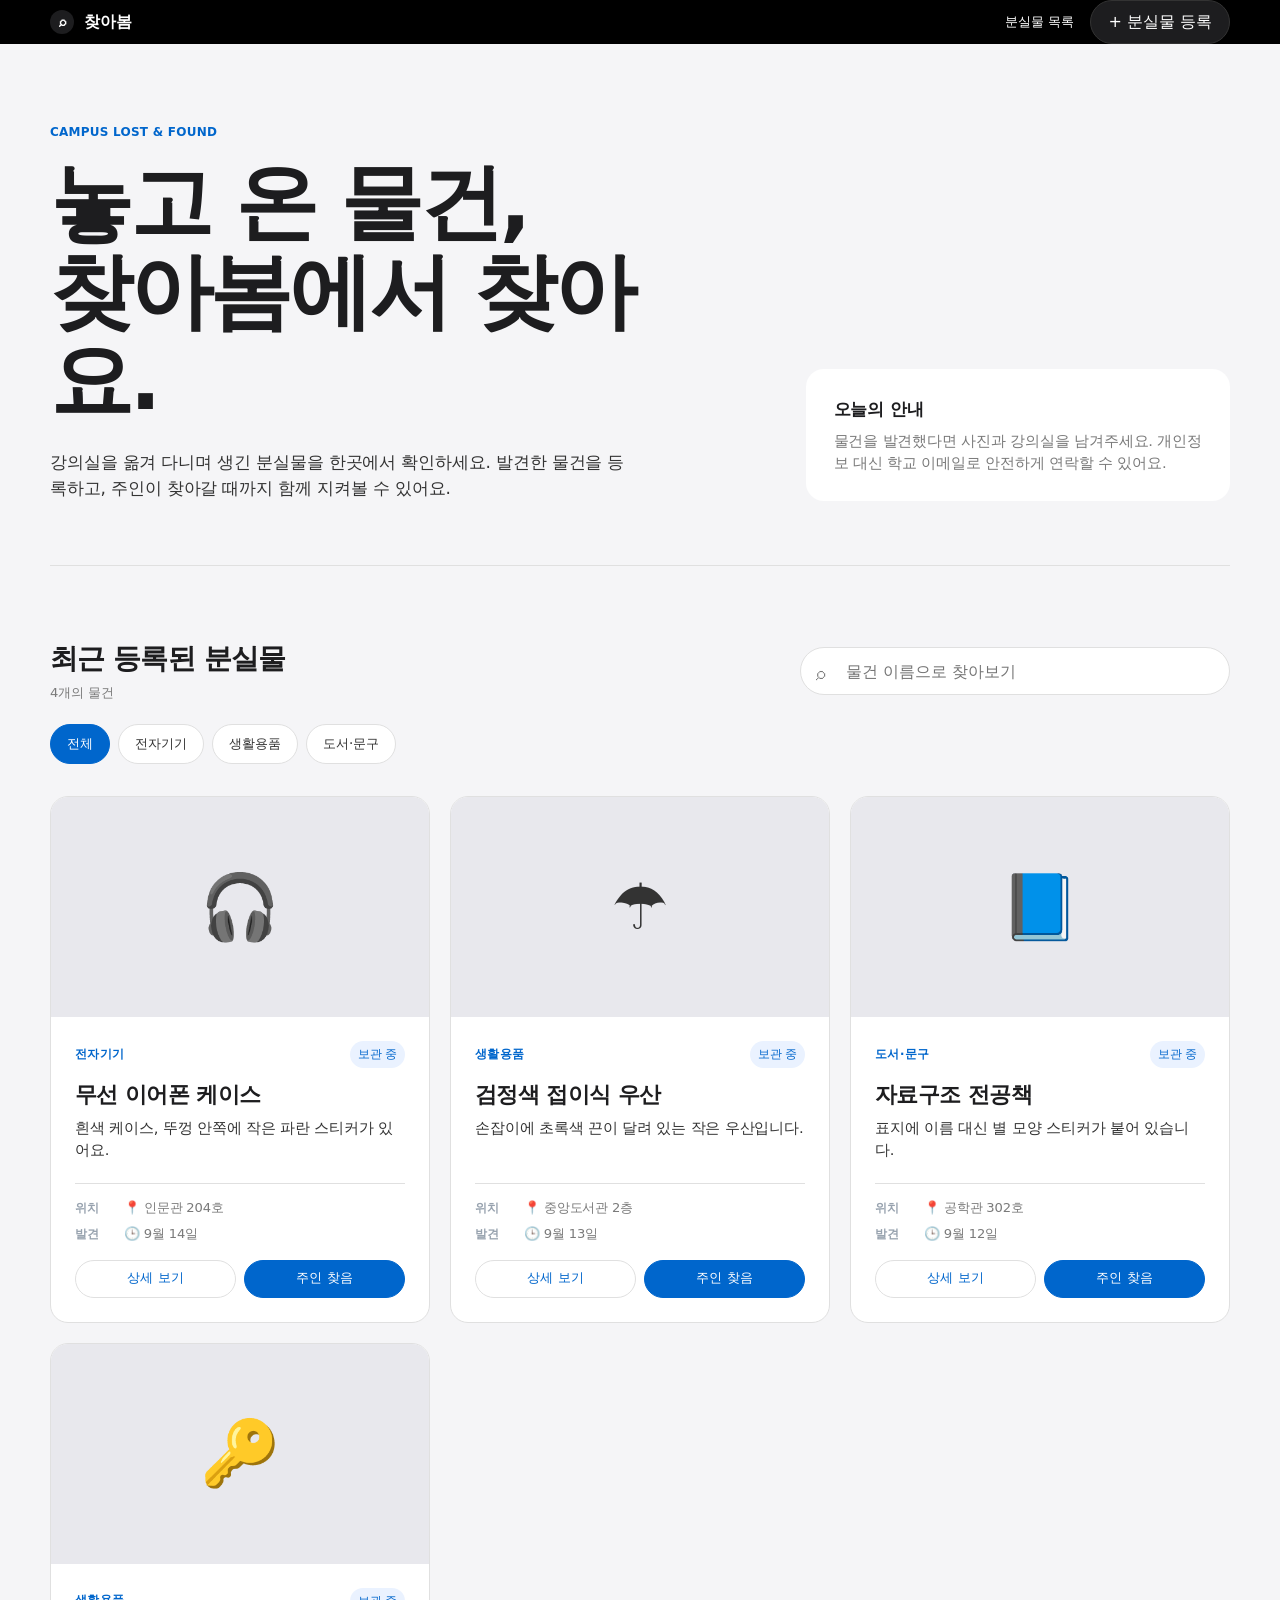
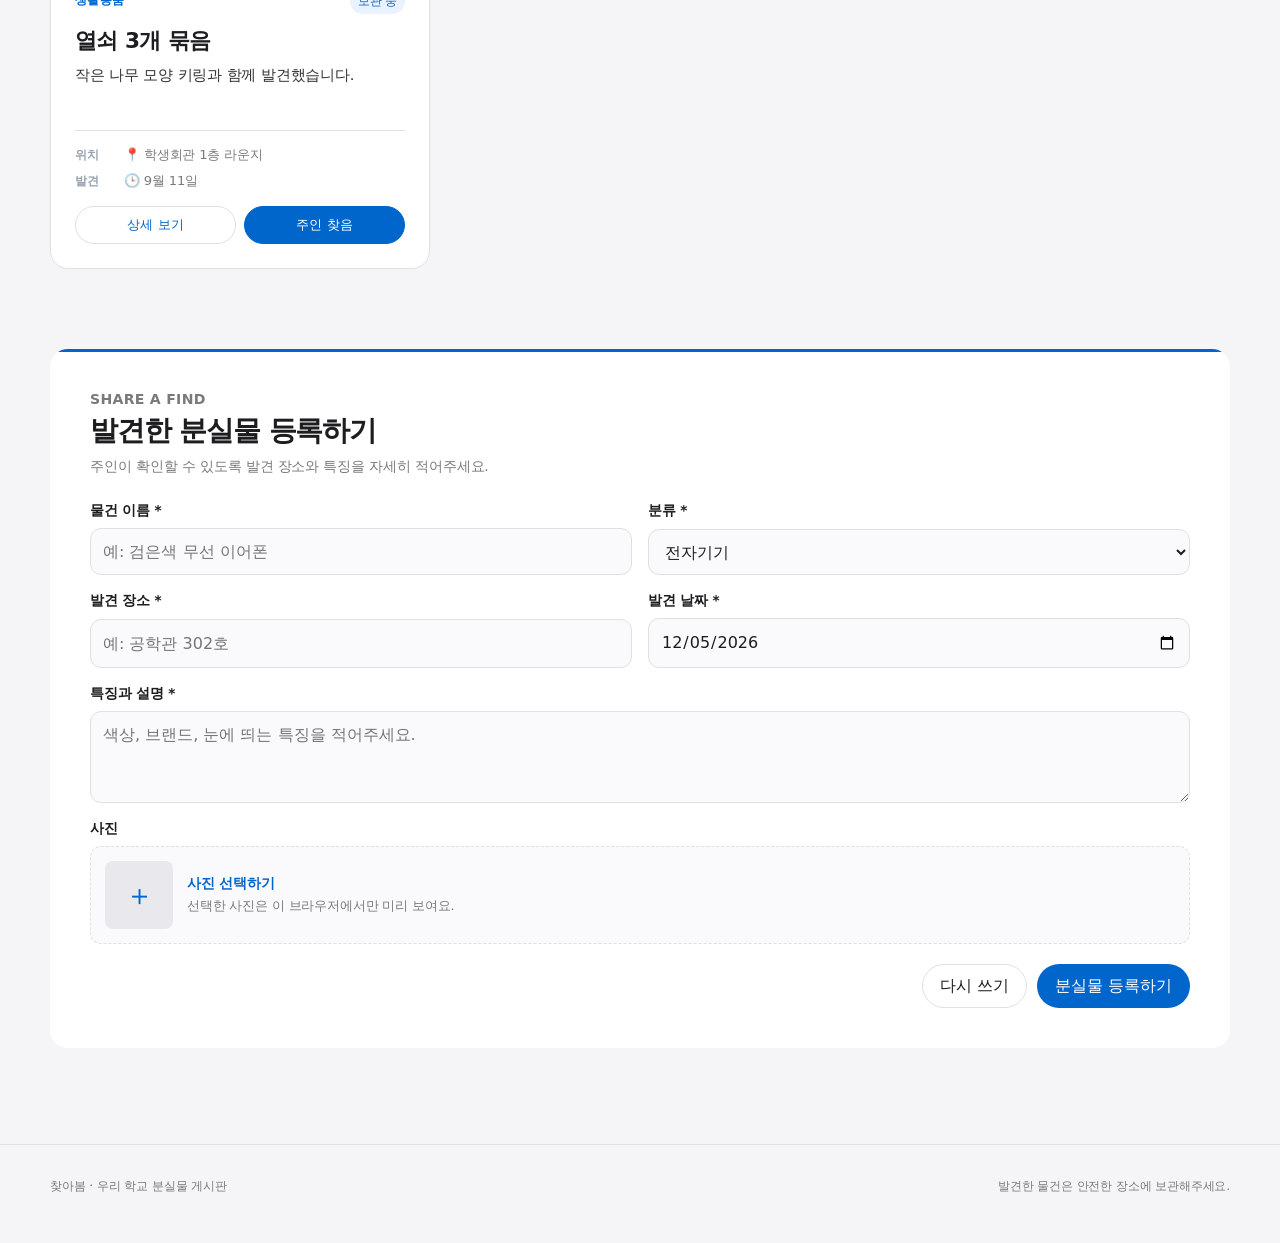
<file: index.html>
<!DOCTYPE html>
<html lang="ko">
<head>
  <meta charset="UTF-8">
  <meta name="viewport" content="width=device-width, initial-scale=1.0">
  <meta name="description" content="강의실 분실물을 등록하고 찾아가는 캠퍼스 분실물 게시판">
  <title>찾아봄 | 강의실 분실물</title>
  <style>
    :root {
      --ink: #17212b;
      --muted: #6b7785;
      --paper: #f6f8fb;
      --surface: #ffffff;
      --line: #e3e9ef;
      --blue: #1d62d8;
      --blue-dark: #1044a0;
      --blue-pale: #eaf1ff;
      --green: #14805e;
      --green-pale: #e8f7f0;
      --orange: #c66b1a;
      --orange-pale: #fff2df;
      --coral: #ef6b57;
      --yellow: #f5c84b;
      --shadow: 0 16px 40px rgba(26, 52, 84, .08);
      --radius: 18px;
    }

    * { box-sizing: border-box; }
    html { scroll-behavior: smooth; }
    body {
      margin: 0;
      color: var(--ink);
      background: radial-gradient(circle at 86% 8%, rgba(245, 200, 75, .12), transparent 25rem), var(--paper);
      font-family: -apple-system, BlinkMacSystemFont, "Segoe UI", "Malgun Gothic", sans-serif;
      line-height: 1.55;
    }
    button, input, select, textarea { font: inherit; }
    button { cursor: pointer; }
    a { color: inherit; }
    .sr-only {
      position: absolute;
      width: 1px;
      height: 1px;
      padding: 0;
      margin: -1px;
      overflow: hidden;
      clip: rect(0, 0, 0, 0);
      white-space: nowrap;
      border: 0;
    }

    .topbar {
      position: sticky;
      top: 0;
      z-index: 3;
      color: #fff;
      background: linear-gradient(115deg, #123d8d, #1d62d8 66%, #3789e8);
      box-shadow: 0 8px 24px rgba(16, 68, 160, .18);
    }
    .topbar-inner, .page, .footer-inner { width: min(1180px, calc(100% - 40px)); margin: 0 auto; }
    .topbar-inner {
      display: flex;
      justify-content: space-between;
      align-items: center;
      min-height: 72px;
      gap: 24px;
    }
    .brand {
      display: inline-flex;
      align-items: center;
      gap: 10px;
      color: #fff;
      text-decoration: none;
      font-size: 1.15rem;
      font-weight: 800;
      letter-spacing: -.04em;
    }
    .brand-mark {
      display: grid;
      place-items: center;
      width: 34px;
      height: 34px;
      border-radius: 11px 11px 11px 4px;
      color: var(--blue-dark);
      background: #fff;
      font-size: 1.1rem;
    }
    .topbar-actions { display: flex; gap: 10px; align-items: center; }
    .link-button {
      border: 0;
      color: #fff;
      background: transparent;
      font-size: .9rem;
      font-weight: 700;
    }
    .primary-button, .secondary-button, .ghost-button {
      display: inline-flex;
      justify-content: center;
      align-items: center;
      gap: 8px;
      min-height: 44px;
      padding: 0 17px;
      border: 1px solid transparent;
      border-radius: 12px;
      font-weight: 750;
      transition: transform .2s ease, background .2s ease, border-color .2s ease;
    }
    .primary-button:hover, .secondary-button:hover, .ghost-button:hover { transform: translateY(-2px); }
    .primary-button { color: #fff; background: var(--blue); }
    .primary-button:hover { background: var(--blue-dark); }
    .secondary-button { color: var(--blue); background: #fff; border-color: #c8d9fb; }
    .ghost-button { color: var(--muted); background: transparent; border-color: var(--line); }
    .topbar .secondary-button { color: #fff; background: rgba(255,255,255,.12); border-color: rgba(255,255,255,.28); }

    .page { padding: 48px 0 72px; }
    .hero {
      position: relative;
      overflow: hidden;
      display: grid;
      grid-template-columns: minmax(0, 1.25fr) minmax(280px, .75fr);
      gap: 34px;
      align-items: end;
      margin-bottom: 36px;
      padding: 26px 0 34px;
      border-bottom: 1px solid rgba(29, 98, 216, .12);
    }
    .hero::after {
      content: "";
      position: absolute;
      right: 7%;
      bottom: -100px;
      width: 220px;
      height: 220px;
      border: 24px solid rgba(245, 200, 75, .25);
      border-radius: 50%;
      pointer-events: none;
    }
    .eyebrow { margin: 0 0 12px; color: var(--blue); font-size: .76rem; font-weight: 800; letter-spacing: .08em; }
    h1, h2, h3, p { margin-top: 0; }
    h1 { max-width: 720px; margin-bottom: 16px; font-size: clamp(2.5rem, 6vw, 4.8rem); line-height: 1.08; letter-spacing: -.075em; }
    h1 span { color: var(--blue); text-decoration: underline; text-decoration-color: var(--yellow); text-decoration-thickness: 8px; text-underline-offset: 5px; }
    .hero-copy > p:not(.eyebrow) { max-width: 640px; margin-bottom: 0; color: var(--muted); font-size: 1.05rem; }
    .hero-note { position: relative; z-index: 1; padding: 24px; border: 1px solid #d4e1f5; border-radius: var(--radius); background: rgba(234, 241, 255, .86); box-shadow: 0 12px 30px rgba(29, 98, 216, .08); }
    .hero-note strong { display: block; margin-bottom: 8px; font-size: 1.1rem; }
    .hero-note p { margin: 0; color: #4d6382; font-size: .92rem; }

    .toolbar {
      display: flex;
      justify-content: space-between;
      gap: 16px;
      align-items: center;
      margin-bottom: 18px;
    }
    .toolbar h2 { margin: 0; font-size: 1.35rem; letter-spacing: -.04em; }
    .result-count { color: var(--muted); font-size: .9rem; }
    .search-box { position: relative; flex: 1; max-width: 430px; }
    .search-box input {
      width: 100%;
      height: 48px;
      padding: 0 18px 0 45px;
      border: 1px solid var(--line);
      border-radius: 14px;
      outline: 0;
      color: var(--ink);
      background: #fff;
      box-shadow: 0 5px 16px rgba(26, 52, 84, .04);
    }
    .search-box input:focus, input:focus, select:focus, textarea:focus { border-color: var(--blue); box-shadow: 0 0 0 3px rgba(29, 98, 216, .13); outline: 0; }
    .search-icon { position: absolute; top: 12px; left: 16px; color: var(--muted); font-size: 1.15rem; }
    .filter-row { display: flex; flex-wrap: wrap; gap: 8px; margin-bottom: 24px; }
    .filter-chip {
      padding: 8px 13px;
      border: 1px solid var(--line);
      border-radius: 999px;
      color: var(--muted);
      background: #fff;
      font-size: .85rem;
      font-weight: 700;
    }
    .filter-chip.is-active { color: var(--blue); border-color: #adc7fa; background: var(--blue-pale); }
    .filter-chip:hover { border-color: #adc7fa; color: var(--blue); }

    .item-grid { display: grid; grid-template-columns: repeat(3, minmax(0, 1fr)); gap: 18px; }
    .item-card {
      display: flex;
      flex-direction: column;
      overflow: hidden;
      border: 1px solid var(--line);
      border-radius: var(--radius);
      background: var(--surface);
      box-shadow: var(--shadow);
      transition: transform .22s ease, box-shadow .22s ease, border-color .22s ease;
    }
    .item-card:hover {
      transform: translateY(-5px);
      border-color: #c8d9fb;
      box-shadow: 0 20px 42px rgba(26, 52, 84, .13);
    }
    .item-card.is-hidden { display: none; }
    .item-image {
      display: grid;
      place-items: center;
      height: 190px;
      color: #386ca8;
      background: #e9f2ff;
      font-size: 4rem;
      transition: transform .22s ease;
    }
    .item-card:hover .item-image { transform: scale(1.03); }
    .item-image.book { color: #775c3b; background: #f8efdf; }
    .item-image.umbrella { color: #3d6187; background: #e5f2f0; }
    .item-image.keys { color: #87671b; background: #fff4cd; }
    .item-body { display: flex; flex: 1; flex-direction: column; padding: 20px; }
    .item-topline { display: flex; align-items: center; justify-content: space-between; gap: 8px; margin-bottom: 11px; }
    .item-category { color: var(--blue); font-size: .73rem; font-weight: 800; letter-spacing: .04em; }
    .status-badge { padding: 5px 8px; border-radius: 7px; color: var(--orange); background: var(--orange-pale); font-size: .72rem; font-weight: 800; white-space: nowrap; }
    .item-card h3 { margin-bottom: 7px; font-size: 1.25rem; letter-spacing: -.04em; }
    .item-description { min-height: 50px; margin-bottom: 16px; color: var(--muted); font-size: .9rem; }
    .item-meta { display: grid; gap: 6px; margin-top: auto; padding-top: 14px; border-top: 1px solid var(--line); color: var(--muted); font-size: .82rem; }
    .meta-row { display: flex; gap: 7px; align-items: baseline; }
    .meta-label { width: 42px; color: #98a3af; font-size: .75rem; font-weight: 700; }
    .item-actions { display: flex; gap: 8px; margin-top: 16px; }
    .item-actions button { flex: 1; min-height: 38px; padding: 0 8px; border-radius: 10px; font-size: .8rem; }
    .found-button { border: 1px solid #bce5d4; color: var(--green); background: var(--green-pale); font-weight: 800; }
    .detail-button { border: 1px solid var(--line); color: var(--muted); background: #fff; font-weight: 700; }
    .similarity { display: none; margin: 0 0 12px; color: var(--blue); font-size: .76rem; font-weight: 800; }
    .has-match .similarity { display: block; }
    .empty-state { grid-column: 1 / -1; padding: 72px 20px; border: 1px dashed #cbd5df; border-radius: var(--radius); color: var(--muted); background: #fff; text-align: center; }
    .empty-state strong { display: block; margin-bottom: 5px; color: var(--ink); font-size: 1.1rem; }

    .form-panel { margin-top: 64px; padding: 30px; border: 1px solid var(--line); border-radius: var(--radius); background: #fff; box-shadow: var(--shadow); }
    .form-panel { position: relative; overflow: hidden; }
    .form-panel::before { content: ""; position: absolute; top: 0; left: 0; width: 100%; height: 5px; background: linear-gradient(90deg, var(--blue), var(--yellow), var(--coral)); }
    .form-heading { display: flex; justify-content: space-between; gap: 20px; align-items: start; margin-bottom: 24px; }
    .form-heading h2 { margin-bottom: 5px; font-size: 1.5rem; letter-spacing: -.04em; }
    .form-heading p { margin: 0; color: var(--muted); font-size: .88rem; }
    .form-grid { display: grid; grid-template-columns: repeat(2, minmax(0, 1fr)); gap: 16px; }
    .field { display: grid; gap: 7px; }
    .field.full { grid-column: 1 / -1; }
    .field label { font-size: .82rem; font-weight: 800; }
    .field input, .field select, .field textarea { width: 100%; border: 1px solid var(--line); border-radius: 10px; padding: 11px 12px; color: var(--ink); background: #fbfcfe; }
    .field textarea { min-height: 92px; resize: vertical; }
    .upload-box { display: flex; gap: 14px; align-items: center; min-height: 96px; padding: 14px; border: 1px dashed #b9c7d8; border-radius: 12px; background: #f8fbff; }
    .upload-box:hover { border-color: var(--blue); background: #f2f7ff; }
    .upload-preview { display: grid; place-items: center; width: 68px; height: 68px; overflow: hidden; border-radius: 10px; color: var(--blue); background: var(--blue-pale); font-size: 1.8rem; }
    .upload-preview img { width: 100%; height: 100%; object-fit: cover; }
    .upload-copy { color: var(--muted); font-size: .8rem; }
    .upload-copy label { display: inline-block; margin-bottom: 3px; color: var(--blue); font-size: .85rem; cursor: pointer; }
    .form-actions { display: flex; justify-content: flex-end; gap: 10px; margin-top: 20px; }
    .toast { position: fixed; right: 22px; bottom: 22px; z-index: 5; max-width: 320px; padding: 13px 16px; border-radius: 12px; color: #fff; background: #1d2938; box-shadow: var(--shadow); font-size: .87rem; transform: translateY(20px); opacity: 0; pointer-events: none; transition: opacity .2s ease, transform .2s ease; }
    .toast.is-visible { transform: translateY(0); opacity: 1; }
    .modal-backdrop { display: none; place-items: center; position: fixed; inset: 0; z-index: 4; padding: 20px; background: rgba(15, 25, 38, .52); }
    .modal-backdrop.is-open { display: grid; }
    .modal { width: min(440px, 100%); padding: 26px; border-radius: 18px; background: #fff; box-shadow: 0 30px 70px rgba(0,0,0,.2); }
    .modal h2 { margin-bottom: 9px; font-size: 1.4rem; }
    .modal p { margin-bottom: 20px; color: var(--muted); font-size: .92rem; }
    .modal-actions { display: flex; justify-content: flex-end; gap: 8px; }
    .detail-modal { width: min(520px, 100%); }
    .detail-modal-image { display: grid; place-items: center; height: 210px; overflow: hidden; margin: -26px -26px 22px; color: #386ca8; background: #e9f2ff; font-size: 4rem; }
    .detail-modal-image img { width: 100%; height: 100%; object-fit: cover; }
    .detail-meta { display: grid; gap: 9px; margin: 18px 0 22px; padding-top: 16px; border-top: 1px solid var(--line); color: var(--muted); font-size: .9rem; }

    .footer { padding: 20px 0 30px; border-top: 1px solid var(--line); color: var(--muted); font-size: .78rem; }
    .footer-inner { display: flex; justify-content: space-between; gap: 16px; }

    @media (max-width: 850px) {
      .item-grid { grid-template-columns: repeat(2, minmax(0, 1fr)); }
      .hero { grid-template-columns: 1fr; }
      .hero-note { max-width: 560px; }
    }
    @media (max-width: 620px) {
      .topbar-inner, .page, .footer-inner { width: min(100% - 28px, 520px); }
      .topbar-inner { min-height: 64px; }
      .topbar-actions .link-button { display: none; }
      .page { padding-top: 32px; }
      h1 { font-size: clamp(2.6rem, 13vw, 4rem); }
      .toolbar { align-items: stretch; flex-direction: column; }
      .search-box { max-width: none; }
      .item-grid, .form-grid { grid-template-columns: 1fr; }
      .field.full { grid-column: auto; }
      .form-panel { padding: 20px; }
      .form-heading { flex-direction: column; }
      .form-actions { flex-direction: column-reverse; }
      .form-actions button { width: 100%; }
      .footer-inner { flex-direction: column; }
    }
    @media (prefers-reduced-motion: reduce) {
      *, *::before, *::after { scroll-behavior: auto !important; transition: none !important; }
    }

    /* Apple-inspired visual system: quiet chrome, generous canvas, one action color. */
    :root {
      --ink: #1d1d1f;
      --muted: #7a7a7a;
      --paper: #f5f5f7;
      --surface: #fff;
      --line: #e0e0e0;
      --blue: #06c;
      --blue-dark: #0071e3;
      --blue-pale: #f5f5f7;
      --green: #06c;
      --green-pale: #f5f5f7;
      --orange: #06c;
      --orange-pale: #f5f5f7;
      --shadow: none;
      --radius: 18px;
    }
    body {
      color: var(--ink);
      background: var(--paper);
      font-family: SF Pro Display, SF Pro Text, system-ui, -apple-system, BlinkMacSystemFont, "Malgun Gothic", sans-serif;
      line-height: 1.47;
      letter-spacing: -0.01em;
    }
    .topbar {
      background: #000;
      box-shadow: none;
    }
    .topbar-inner, .page, .footer-inner { width: min(1180px, calc(100% - 48px)); }
    .topbar-inner { min-height: 44px; }
    .brand { font-size: 1rem; font-weight: 600; letter-spacing: 0; }
    .brand-mark { width: 24px; height: 24px; border-radius: 50%; color: #fff; background: #1d1d1f; font-size: .85rem; }
    .link-button { font-size: .8rem; font-weight: 400; }
    .primary-button, .secondary-button, .ghost-button {
      min-height: 44px;
      border-radius: 999px;
      font-weight: 400;
      transition: transform .18s ease, background .18s ease, border-color .18s ease;
    }
    .primary-button:active, .secondary-button:active, .ghost-button:active { transform: scale(.95); }
    .primary-button:hover, .secondary-button:hover, .ghost-button:hover { transform: none; }
    .primary-button { background: var(--blue); }
    .primary-button:hover { background: var(--blue-dark); }
    .secondary-button { color: var(--blue); background: #fff; border-color: transparent; }
    .ghost-button { color: var(--ink); background: transparent; border-color: var(--line); }
    .topbar .secondary-button { color: #fff; background: #1d1d1f; border-color: #333; }
    .page { padding: 64px 0 96px; }
    .hero { gap: 48px; margin-bottom: 72px; padding: 16px 0 64px; border-bottom: 1px solid var(--line); }
    .hero::after { display: none; }
    .eyebrow { margin-bottom: 16px; color: var(--blue); font-size: .75rem; font-weight: 600; letter-spacing: .02em; }
    h1 { max-width: 680px; margin-bottom: 24px; font-size: clamp(3rem, 7vw, 5.2rem); font-weight: 600; line-height: 1.07; letter-spacing: -.04em; }
    h1 span { color: var(--ink); text-decoration: none; }
    .hero-copy > p:not(.eyebrow) { max-width: 580px; color: #333; font-size: 1.06rem; line-height: 1.55; }
    .hero-note { padding: 28px; border: 0; border-radius: 18px; background: #fff; box-shadow: none; }
    .hero-note strong { font-size: 1.05rem; font-weight: 600; }
    .hero-note p { color: var(--muted); font-size: .92rem; }
    .toolbar { margin-bottom: 20px; }
    .toolbar h2 { font-size: 1.75rem; font-weight: 600; letter-spacing: -.03em; }
    .result-count { display: inline-block; margin-top: 4px; color: var(--muted); font-size: .82rem; }
    .search-box input { height: 48px; border-color: var(--line); border-radius: 999px; box-shadow: none; }
    .search-box input:focus, input:focus, select:focus, textarea:focus { border-color: var(--blue); box-shadow: 0 0 0 2px rgba(0, 102, 204, .18); }
    .filter-row { gap: 8px; margin-bottom: 32px; }
    .filter-chip { padding: 9px 16px; border-color: var(--line); color: #333; background: #fff; font-size: .84rem; font-weight: 400; }
    .filter-chip.is-active { color: #fff; border-color: var(--blue); background: var(--blue); }
    .filter-chip:hover { border-color: var(--blue); color: var(--blue); }
    .filter-chip.is-active:hover { color: #fff; }
    .item-grid { gap: 20px; }
    .item-card { border: 1px solid var(--line); border-radius: 18px; box-shadow: none; }
    .item-card:hover { transform: none; border-color: #bdbdbd; box-shadow: none; }
    .item-image { height: 220px; color: #333; background: #e8e8ed; transition: none; }
    .item-card:hover .item-image { transform: none; }
    .item-image.book, .item-image.umbrella, .item-image.keys { color: #333; background: #e8e8ed; }
    .item-body { padding: 24px; }
    .item-category { color: var(--blue); font-weight: 600; }
    .status-badge { border-radius: 999px; color: var(--blue); background: #eaf2ff; font-weight: 400; }
    .item-card h3 { font-size: 1.35rem; font-weight: 600; letter-spacing: -.025em; }
    .item-description { color: #333; font-size: .92rem; }
    .item-meta { border-top-color: var(--line); }
    .item-actions button { border-radius: 999px; font-weight: 400; }
    .found-button { border-color: var(--blue); color: #fff; background: var(--blue); }
    .detail-button { border-color: var(--line); color: var(--blue); background: #fff; }
    .similarity { color: var(--blue); font-weight: 400; }
    .empty-state { border-color: var(--line); border-radius: 18px; background: #fff; }
    .form-panel { margin-top: 80px; padding: 40px; border: 0; border-radius: 18px; background: #fff; box-shadow: none; }
    .form-panel::before { height: 3px; background: var(--blue); }
    .form-heading h2 { font-size: 1.75rem; font-weight: 600; }
    .form-heading p { color: var(--muted); }
    .field label { font-size: .85rem; font-weight: 600; }
    .field input, .field select, .field textarea { border-color: var(--line); border-radius: 11px; background: #fafafc; }
    .upload-box { border-color: var(--line); border-radius: 11px; background: #fafafc; }
    .upload-box:hover { border-color: var(--blue); background: #fff; }
    .upload-preview { border-radius: 8px; background: #e8e8ed; }
    .upload-copy label { font-weight: 600; }
    .toast { border-radius: 11px; background: #1d1d1f; box-shadow: none; }
    .modal { border-radius: 18px; box-shadow: 0 12px 32px rgba(0, 0, 0, .18); }
    .footer { padding: 32px 0 48px; border-top-color: var(--line); background: var(--paper); }

    @media (max-width: 620px) {
      .topbar-inner, .page, .footer-inner { width: min(100% - 32px, 520px); }
      .page { padding-top: 48px; }
      .hero { margin-bottom: 48px; padding-bottom: 48px; }
      h1 { font-size: clamp(2.6rem, 13vw, 4rem); }
      .form-panel { padding: 28px 20px; }
    }
  </style>
</head>
<body>
  <header class="topbar">
    <div class="topbar-inner">
      <a class="brand" href="#top" aria-label="찾아봄 홈"><span class="brand-mark" aria-hidden="true">⌕</span>찾아봄</a>
      <div class="topbar-actions">
        <button class="link-button" type="button" id="scrollToList">분실물 목록</button>
        <button class="secondary-button" type="button" id="scrollToForm">+ 분실물 등록</button>
      </div>
    </div>
  </header>

  <main class="page" id="top">
    <section class="hero" aria-labelledby="page-title">
      <div class="hero-copy">
        <p class="eyebrow">CAMPUS LOST & FOUND</p>
        <h1 id="page-title">놓고 온 물건,<br><span>찾아봄</span>에서 찾아요.</h1>
        <p>강의실을 옮겨 다니며 생긴 분실물을 한곳에서 확인하세요. 발견한 물건을 등록하고, 주인이 찾아갈 때까지 함께 지켜볼 수 있어요.</p>
      </div>
      <aside class="hero-note">
        <strong>오늘의 안내</strong>
        <p>물건을 발견했다면 사진과 강의실을 남겨주세요. 개인정보 대신 학교 이메일로 안전하게 연락할 수 있어요.</p>
      </aside>
    </section>

    <section id="list" aria-labelledby="list-title">
      <div class="toolbar">
        <div>
          <h2 id="list-title">최근 등록된 분실물</h2>
          <span class="result-count" id="resultCount">0개의 물건</span>
        </div>
        <label class="search-box">
          <span class="search-icon" aria-hidden="true">⌕</span>
          <span class="sr-only">분실물 검색</span>
          <input id="searchInput" type="search" placeholder="물건 이름으로 찾아보기" autocomplete="off">
        </label>
      </div>
      <div class="filter-row" aria-label="분실물 종류 필터">
        <button class="filter-chip is-active" type="button" data-filter="all">전체</button>
        <button class="filter-chip" type="button" data-filter="전자기기">전자기기</button>
        <button class="filter-chip" type="button" data-filter="생활용품">생활용품</button>
        <button class="filter-chip" type="button" data-filter="도서·문구">도서·문구</button>
      </div>
      <div class="item-grid" id="itemGrid" aria-live="polite"></div>
    </section>

    <section class="form-panel" id="report" aria-labelledby="report-title">
      <div class="form-heading">
        <div>
          <p class="eyebrow">SHARE A FIND</p>
          <h2 id="report-title">발견한 분실물 등록하기</h2>
          <p>주인이 확인할 수 있도록 발견 장소와 특징을 자세히 적어주세요.</p>
        </div>
      </div>
      <form id="lostItemForm">
        <div class="form-grid">
          <div class="field">
            <label for="itemName">물건 이름 <span aria-hidden="true">*</span></label>
            <input id="itemName" name="name" type="text" placeholder="예: 검은색 무선 이어폰" required>
          </div>
          <div class="field">
            <label for="itemCategory">분류 <span aria-hidden="true">*</span></label>
            <select id="itemCategory" name="category" required>
              <option value="전자기기">전자기기</option>
              <option value="생활용품">생활용품</option>
              <option value="도서·문구">도서·문구</option>
              <option value="기타">기타</option>
            </select>
          </div>
          <div class="field">
            <label for="itemLocation">발견 장소 <span aria-hidden="true">*</span></label>
            <input id="itemLocation" name="location" type="text" placeholder="예: 공학관 302호" required>
          </div>
          <div class="field">
            <label for="itemDate">발견 날짜 <span aria-hidden="true">*</span></label>
            <input id="itemDate" name="date" type="date" required>
          </div>
          <div class="field full">
            <label for="itemDescription">특징과 설명 <span aria-hidden="true">*</span></label>
            <textarea id="itemDescription" name="description" placeholder="색상, 브랜드, 눈에 띄는 특징을 적어주세요." required></textarea>
          </div>
          <div class="field full">
            <label for="itemPhoto">사진</label>
            <div class="upload-box">
              <div class="upload-preview" id="uploadPreview" aria-hidden="true">＋</div>
              <div class="upload-copy">
                <label for="itemPhoto">사진 선택하기</label>
                <input class="sr-only" id="itemPhoto" name="photo" type="file" accept="image/*">
                <div>선택한 사진은 이 브라우저에서만 미리 보여요.</div>
              </div>
            </div>
          </div>
        </div>
        <div class="form-actions">
          <button class="ghost-button" type="reset">다시 쓰기</button>
          <button class="primary-button" type="submit">분실물 등록하기</button>
        </div>
      </form>
    </section>
  </main>

  <footer class="footer">
    <div class="footer-inner">
      <span>찾아봄 · 우리 학교 분실물 게시판</span>
      <span>발견한 물건은 안전한 장소에 보관해주세요.</span>
    </div>
  </footer>

  <div class="toast" id="toast" role="status" aria-live="polite"></div>
  <div class="modal-backdrop" id="modalBackdrop" role="presentation">
    <section class="modal" role="dialog" aria-modal="true" aria-labelledby="modalTitle">
      <h2 id="modalTitle">주인을 찾았나요?</h2>
      <p id="modalText">찾아간 것으로 표시하면 목록에서 숨겨집니다.</p>
      <div class="modal-actions">
        <button class="ghost-button" type="button" id="closeModal">취소</button>
        <button class="primary-button" type="button" id="confirmFound">찾아감 처리</button>
      </div>
    </section>
  </div>
  <div class="modal-backdrop" id="detailBackdrop" role="presentation">
    <section class="modal detail-modal" role="dialog" aria-modal="true" aria-labelledby="detailTitle">
      <div class="detail-modal-image" id="detailImage" aria-hidden="true"></div>
      <p class="eyebrow" id="detailCategory">분실물</p>
      <h2 id="detailTitle">분실물 상세</h2>
      <p id="detailDescription"></p>
      <div class="detail-meta" id="detailMeta"></div>
      <div class="modal-actions">
        <button class="primary-button" type="button" id="closeDetail">확인</button>
      </div>
    </section>
  </div>

  <script>
    const STORAGE_KEY = 'campus-lost-and-found-items-v1';
    const initialItems = [
      { id: 'sample-1', name: '무선 이어폰 케이스', category: '전자기기', location: '인문관 204호', date: '2026-09-14', description: '흰색 케이스, 뚜껑 안쪽에 작은 파란 스티커가 있어요.', icon: '🎧', tone: 'device' },
      { id: 'sample-2', name: '검정색 접이식 우산', category: '생활용품', location: '중앙도서관 2층', date: '2026-09-13', description: '손잡이에 초록색 끈이 달려 있는 작은 우산입니다.', icon: '☂️', tone: 'umbrella' },
      { id: 'sample-3', name: '자료구조 전공책', category: '도서·문구', location: '공학관 302호', date: '2026-09-12', description: '표지에 이름 대신 별 모양 스티커가 붙어 있습니다.', icon: '📘', tone: 'book' },
      { id: 'sample-4', name: '열쇠 3개 묶음', category: '생활용품', location: '학생회관 1층 라운지', date: '2026-09-11', description: '작은 나무 모양 키링과 함께 발견했습니다.', icon: '🔑', tone: 'keys' }
    ];
    let items = loadItems();
    let activeFilter = 'all';
    let pendingFoundId = null;
    let detailItemId = null;
    let currentPhoto = '';

    const itemGrid = document.getElementById('itemGrid');
    const resultCount = document.getElementById('resultCount');
    const searchInput = document.getElementById('searchInput');
    const form = document.getElementById('lostItemForm');
    const toast = document.getElementById('toast');
    const modalBackdrop = document.getElementById('modalBackdrop');

    function loadItems() {
      try {
        const stored = JSON.parse(localStorage.getItem(STORAGE_KEY));
        return Array.isArray(stored) && stored.length ? stored : initialItems;
      } catch (error) {
        return initialItems;
      }
    }

    function saveItems() {
      try {
        localStorage.setItem(STORAGE_KEY, JSON.stringify(items));
        return true;
      } catch (error) {
        showToast('저장 공간이 부족해 등록하지 못했어요. 사진을 줄여 다시 시도해주세요.');
        return false;
      }
    }

    function formatDate(dateString) {
      const date = new Date(dateString + 'T00:00:00');
      return `${date.getMonth() + 1}월 ${date.getDate()}일`;
    }

    function tokenize(value) {
      return value.toLowerCase().replace(/[^0-9a-z가-힣 ]/g, ' ').split(/\s+/).filter(Boolean);
    }

    function similarity(item, query) {
      const queryTokens = tokenize(query);
      if (!queryTokens.length) return 0;
      const itemTokens = tokenize(`${item.name} ${item.description} ${item.category}`);
      return queryTokens.reduce((score, token) => score + (itemTokens.some(itemToken => itemToken.includes(token) || token.includes(itemToken)) ? 1 : 0), 0) / queryTokens.length;
    }

    function visibleItems() {
      const query = searchInput.value.trim();
      return items
        .map(item => ({ ...item, match: similarity(item, query) }))
        .filter(item => activeFilter === 'all' || item.category === activeFilter)
        .filter(item => !query || item.match > 0)
        .sort((a, b) => query ? b.match - a.match : b.date.localeCompare(a.date));
    }

    function renderItems() {
      const visible = visibleItems();
      resultCount.textContent = `${visible.length}개의 물건`;
      if (!visible.length) {
        itemGrid.innerHTML = '<div class="empty-state"><strong>찾는 분실물이 없어요.</strong><span>검색어를 바꾸거나, 새로운 발견물을 등록해보세요.</span></div>';
        return;
      }
      itemGrid.innerHTML = visible.map(item => `
        <article class="item-card ${item.match ? 'has-match' : ''}">
          <div class="item-image ${escapeHtml(item.tone || '')}">${item.photo ? `<img src="${item.photo}" alt="${escapeHtml(item.name)} 사진">` : `<span aria-hidden="true">${escapeHtml(item.icon || '📦')}</span>`}</div>
          <div class="item-body">
            <div class="item-topline"><span class="item-category">${escapeHtml(item.category)}</span><span class="status-badge">보관 중</span></div>
            <h3>${escapeHtml(item.name)}</h3>
            ${item.match ? `<p class="similarity">검색어와 ${Math.round(item.match * 100)}% 일치</p>` : ''}
            <p class="item-description">${escapeHtml(item.description)}</p>
            <div class="item-meta">
              <div class="meta-row"><span class="meta-label">위치</span><span>📍 ${escapeHtml(item.location)}</span></div>
              <div class="meta-row"><span class="meta-label">발견</span><span>🕒 ${formatDate(item.date)}</span></div>
            </div>
            <div class="item-actions"><button class="detail-button" type="button" data-detail="${item.id}">상세 보기</button><button class="found-button" type="button" data-found="${item.id}">주인 찾음</button></div>
          </div>
        </article>
      `).join('');
    }

    function escapeHtml(value) {
      return String(value).replace(/[&<>'"]/g, character => ({ '&': '&amp;', '<': '&lt;', '>': '&gt;', "'": '&#39;', '"': '&quot;' }[character]));
    }

    function showToast(message) {
      toast.textContent = message;
      toast.classList.add('is-visible');
      window.clearTimeout(showToast.timer);
      showToast.timer = window.setTimeout(() => toast.classList.remove('is-visible'), 2800);
    }

    function openFoundModal(id) {
      const item = items.find(entry => entry.id === id);
      if (!item) return;
      pendingFoundId = id;
      document.getElementById('modalText').textContent = `'${item.name}'을(를) 찾아간 것으로 표시하면 목록에서 숨겨집니다.`;
      modalBackdrop.classList.add('is-open');
      document.getElementById('confirmFound').focus();
    }

    function closeFoundModal() {
      pendingFoundId = null;
      modalBackdrop.classList.remove('is-open');
    }

    function openDetailModal(id) {
      const item = items.find(entry => entry.id === id);
      if (!item) return;
      detailItemId = id;
      const detailImage = document.getElementById('detailImage');
      detailImage.innerHTML = item.photo
        ? `<img src="${item.photo}" alt="${escapeHtml(item.name)} 사진">`
        : `<span aria-hidden="true">${escapeHtml(item.icon || '📦')}</span>`;
      document.getElementById('detailCategory').textContent = item.category;
      document.getElementById('detailTitle').textContent = item.name;
      document.getElementById('detailDescription').textContent = item.description;
      document.getElementById('detailMeta').innerHTML = `<div>📍 발견 장소: ${escapeHtml(item.location)}</div><div>🕒 발견 날짜: ${formatDate(item.date)}</div>`;
      document.getElementById('detailBackdrop').classList.add('is-open');
      document.getElementById('closeDetail').focus();
    }

    function closeDetailModal() {
      detailItemId = null;
      document.getElementById('detailBackdrop').classList.remove('is-open');
    }

    itemGrid.addEventListener('click', event => {
      const foundButton = event.target.closest('[data-found]');
      const detailButton = event.target.closest('[data-detail]');
      if (foundButton) openFoundModal(foundButton.dataset.found);
      if (detailButton) {
        openDetailModal(detailButton.dataset.detail);
      }
    });

    document.querySelectorAll('[data-filter]').forEach(button => {
      button.addEventListener('click', () => {
        activeFilter = button.dataset.filter;
        document.querySelectorAll('[data-filter]').forEach(chip => chip.classList.toggle('is-active', chip === button));
        renderItems();
      });
    });

    searchInput.addEventListener('input', renderItems);
    document.getElementById('closeModal').addEventListener('click', closeFoundModal);
    modalBackdrop.addEventListener('click', event => { if (event.target === modalBackdrop) closeFoundModal(); });
    document.getElementById('closeDetail').addEventListener('click', closeDetailModal);
    document.getElementById('detailBackdrop').addEventListener('click', event => { if (event.target.id === 'detailBackdrop') closeDetailModal(); });
    document.addEventListener('keydown', event => {
      if (event.key !== 'Escape') return;
      closeFoundModal();
      closeDetailModal();
    });
    document.getElementById('confirmFound').addEventListener('click', () => {
      if (!pendingFoundId) return;
      const item = items.find(entry => entry.id === pendingFoundId);
      items = items.filter(entry => entry.id !== pendingFoundId);
      saveItems();
      closeFoundModal();
      renderItems();
      showToast(`'${item ? item.name : '분실물'}'을(를) 목록에서 숨겼어요.`);
    });

    document.getElementById('scrollToList').addEventListener('click', () => document.getElementById('list').scrollIntoView({ behavior: 'smooth' }));
    document.getElementById('scrollToForm').addEventListener('click', () => document.getElementById('report').scrollIntoView({ behavior: 'smooth' }));

    document.getElementById('itemPhoto').addEventListener('change', event => {
      const file = event.target.files[0];
      if (!file) return;
      const reader = new FileReader();
      reader.addEventListener('load', () => {
        const image = new Image();
        image.addEventListener('load', () => {
          const maxSize = 1200;
          const scale = Math.min(1, maxSize / Math.max(image.width, image.height));
          const canvas = document.createElement('canvas');
          canvas.width = Math.round(image.width * scale);
          canvas.height = Math.round(image.height * scale);
          canvas.getContext('2d').drawImage(image, 0, 0, canvas.width, canvas.height);
          currentPhoto = canvas.toDataURL('image/jpeg', .82);
          document.getElementById('uploadPreview').innerHTML = `<img src="${currentPhoto}" alt="선택한 사진 미리보기">`;
        });
        image.src = reader.result;
      });
      reader.readAsDataURL(file);
    });

    form.addEventListener('reset', () => {
      window.setTimeout(() => {
        currentPhoto = '';
        document.getElementById('uploadPreview').textContent = '＋';
      }, 0);
    });

    form.addEventListener('submit', event => {
      event.preventDefault();
      const formData = new FormData(form);
      const category = formData.get('category');
      const tone = category === '도서·문구' ? 'book' : category === '생활용품' ? 'umbrella' : 'device';
      const icon = category === '도서·문구' ? '📘' : category === '생활용품' ? '☂️' : '🎧';
      items.unshift({
        id: `item-${Date.now()}`,
        name: formData.get('name').trim(),
        category,
        location: formData.get('location').trim(),
        date: formData.get('date'),
        description: formData.get('description').trim(),
        photo: currentPhoto,
        tone,
        icon
      });
      saveItems();
      form.reset();
      currentPhoto = '';
      document.getElementById('uploadPreview').textContent = '＋';
      renderItems();
      document.getElementById('list').scrollIntoView({ behavior: 'smooth' });
      showToast('분실물이 목록에 등록되었어요.');
    });

    document.getElementById('itemDate').value = new Date().toISOString().slice(0, 10);
    renderItems();
  </script>
</body>
</html>
</file>
